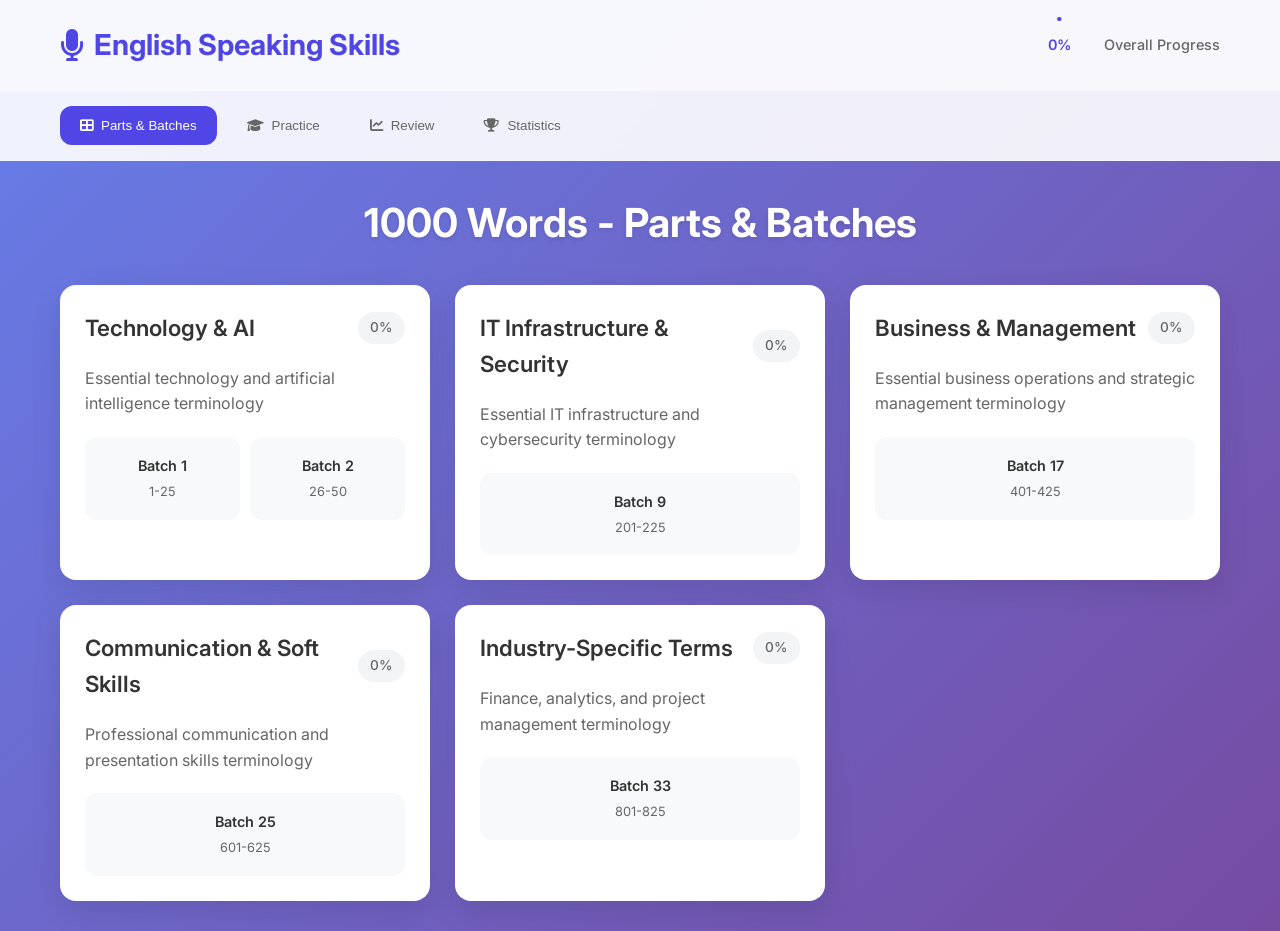
<file: index.html>
<!DOCTYPE html>
<html lang="en">
<head>
    <meta charset="UTF-8">
    <meta name="viewport" content="width=device-width, initial-scale=1.0">
    <title>English Speaking Skills - 1000 Words</title>
    <link rel="stylesheet" href="styles.css">
    <link href="https://fonts.googleapis.com/css2?family=Inter:wght@300;400;500;600;700&display=swap" rel="stylesheet">
    <link rel="stylesheet" href="https://cdnjs.cloudflare.com/ajax/libs/font-awesome/6.0.0/css/all.min.css">
</head>
<body>
    <div class="app">
        <!-- Header -->
        <header class="header">
            <div class="container">
                <h1 class="logo">
                    <i class="fas fa-microphone"></i>
                    English Speaking Skills
                </h1>
                <div class="progress-overview">
                    <div class="progress-circle">
                        <svg class="progress-ring" width="60" height="60">
                            <circle class="progress-ring-circle" stroke="#4F46E5" stroke-width="4" fill="transparent" r="26" cx="30" cy="30"/>
                        </svg>
                        <span class="progress-text">0%</span>
                    </div>
                    <span class="progress-label">Overall Progress</span>
                </div>
            </div>
        </header>

        <!-- Navigation -->
        <nav class="nav">
            <div class="container">
                <button class="nav-btn active" data-view="parts">
                    <i class="fas fa-th-large"></i>
                    Parts & Batches
                </button>
                <button class="nav-btn" data-view="practice">
                    <i class="fas fa-graduation-cap"></i>
                    Practice
                </button>
                <button class="nav-btn" data-view="review">
                    <i class="fas fa-chart-line"></i>
                    Review
                </button>
                <button class="nav-btn" data-view="stats">
                    <i class="fas fa-trophy"></i>
                    Statistics
                </button>
            </div>
        </nav>

        <!-- Main Content -->
        <main class="main">
            <div class="container">
                <!-- Parts & Batches View -->
                <div class="view" id="parts-view">
                    <h2 class="section-title">1000 Words - Parts & Batches</h2>
                    <div class="parts-grid" id="parts-grid">
                        <!-- Parts will be dynamically generated -->
                    </div>
                </div>

                <!-- Practice View -->
                <div class="view hidden" id="practice-view">
                    <h2 class="section-title">Practice Session</h2>
                    <div class="practice-container">
                        <div class="practice-card">
                            <div class="practice-header">
                                <h3 id="practice-batch-title">Select a batch to start practicing</h3>
                                <div class="practice-controls">
                                    <button class="btn btn-secondary" id="practice-settings">
                                        <i class="fas fa-cog"></i>
                                    </button>
                                </div>
                            </div>
                            <div class="word-display" id="word-display">
                                <div class="word-card">
                                    <div class="word-main">
                                        <h4 class="word-text" id="current-word">Welcome</h4>
                                        <button class="pronunciation-btn" id="pronounce-btn">
                                            <i class="fas fa-volume-up"></i>
                                        </button>
                                    </div>
                                    <div class="word-details">
                                        <div class="word-phonetic" id="word-phonetic">/ˈwelkəm/</div>
                                        <div class="word-definition" id="word-definition">
                                            A greeting or reception given to someone arriving
                                        </div>
                                        <div class="word-example" id="word-example">
                                            <strong>Example:</strong> "Welcome to our English learning app!"
                                        </div>
                                    </div>
                                </div>
                            </div>
                            <div class="practice-actions">
                                <button class="btn btn-outline" id="prev-word">
                                    <i class="fas fa-chevron-left"></i>
                                    Previous
                                </button>
                                <button class="btn btn-primary" id="practice-speaking">
                                    <i class="fas fa-microphone"></i>
                                    Practice Speaking
                                </button>
                                <button class="btn btn-outline" id="next-word">
                                    Next
                                    <i class="fas fa-chevron-right"></i>
                                </button>
                            </div>
                        </div>
                    </div>
                </div>

                <!-- Review View -->
                <div class="view hidden" id="review-view">
                    <h2 class="section-title">Review Difficult Words</h2>
                    <div class="review-container">
                        <div class="review-filters">
                            <button class="filter-btn active" data-filter="all">All</button>
                            <button class="filter-btn" data-filter="difficult">Difficult</button>
                            <button class="filter-btn" data-filter="mastered">Mastered</button>
                        </div>
                        <div class="review-grid" id="review-grid">
                            <!-- Review items will be dynamically generated -->
                        </div>
                    </div>
                </div>

                <!-- Statistics View -->
                <div class="view hidden" id="stats-view">
                    <h2 class="section-title">Your Progress Statistics</h2>
                    <div class="stats-grid">
                        <div class="stat-card">
                            <div class="stat-icon">
                                <i class="fas fa-fire"></i>
                            </div>
                            <div class="stat-content">
                                <h3 class="stat-number" id="streak-count">0</h3>
                                <p class="stat-label">Day Streak</p>
                            </div>
                        </div>
                        <div class="stat-card">
                            <div class="stat-icon">
                                <i class="fas fa-check-circle"></i>
                            </div>
                            <div class="stat-content">
                                <h3 class="stat-number" id="mastered-count">0</h3>
                                <p class="stat-label">Words Mastered</p>
                            </div>
                        </div>
                        <div class="stat-card">
                            <div class="stat-icon">
                                <i class="fas fa-clock"></i>
                            </div>
                            <div class="stat-content">
                                <h3 class="stat-number" id="practice-time">0</h3>
                                <p class="stat-label">Minutes Practiced</p>
                            </div>
                        </div>
                        <div class="stat-card">
                            <div class="stat-icon">
                                <i class="fas fa-star"></i>
                            </div>
                            <div class="stat-content">
                                <h3 class="stat-number" id="accuracy-rate">0%</h3>
                                <p class="stat-label">Accuracy Rate</p>
                            </div>
                        </div>
                    </div>
                </div>
            </div>
        </main>

        <!-- Speech Recognition Modal -->
        <div class="modal hidden" id="speech-modal">
            <div class="modal-content">
                <div class="modal-header">
                    <h3>Practice Speaking</h3>
                    <button class="modal-close" id="close-modal">
                        <i class="fas fa-times"></i>
                    </button>
                </div>
                <div class="modal-body">
                    <div class="speech-display">
                        <div class="word-to-pronounce" id="word-to-pronounce">Hello</div>
                        <div class="speech-status" id="speech-status">Click the microphone to start</div>
                    </div>
                    <div class="speech-controls">
                        <button class="btn btn-primary speech-btn" id="start-recording">
                            <i class="fas fa-microphone"></i>
                            Start Recording
                        </button>
                        <button class="btn btn-secondary" id="play-target">
                            <i class="fas fa-play"></i>
                            Play Target
                        </button>
                    </div>
                    <div class="speech-feedback" id="speech-feedback"></div>
                </div>
            </div>
        </div>
    </div>

    <script src="data.js"></script>
    <script src="script.js"></script>
</body>
</html>
</file>
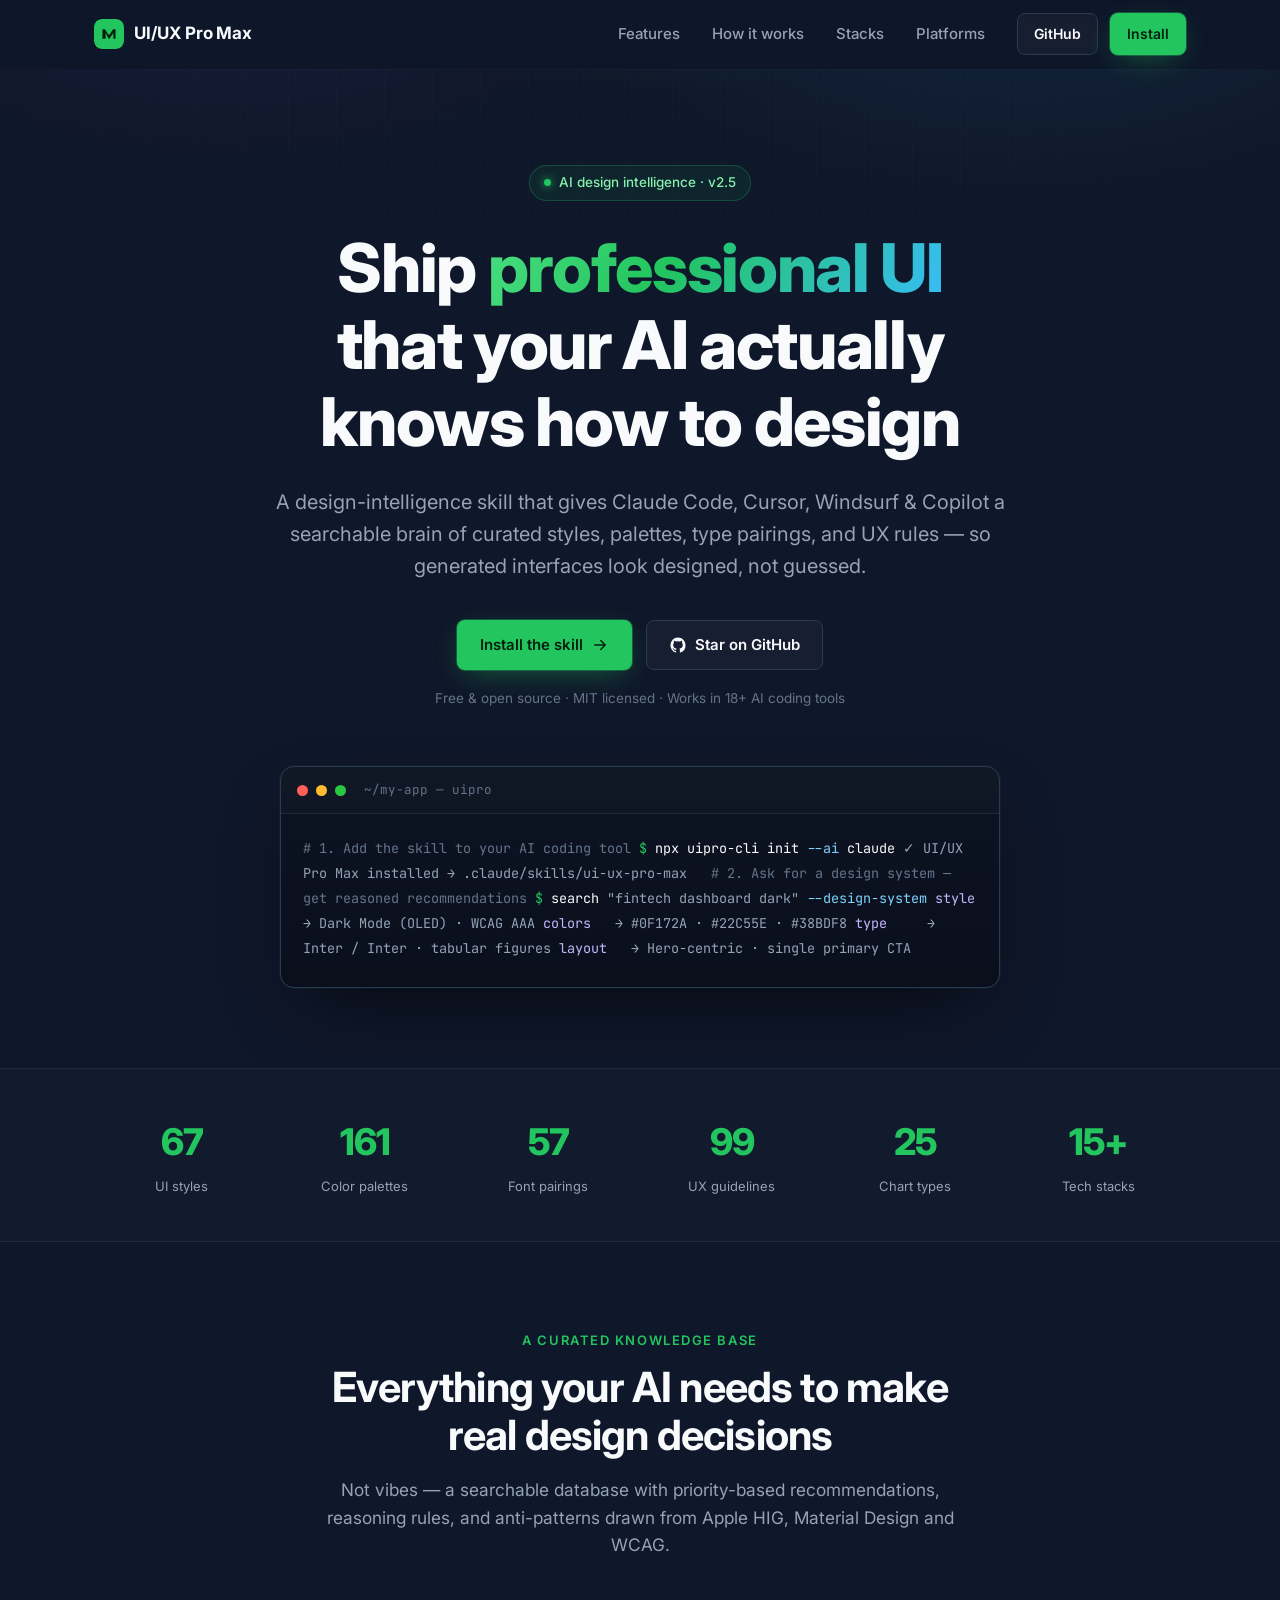
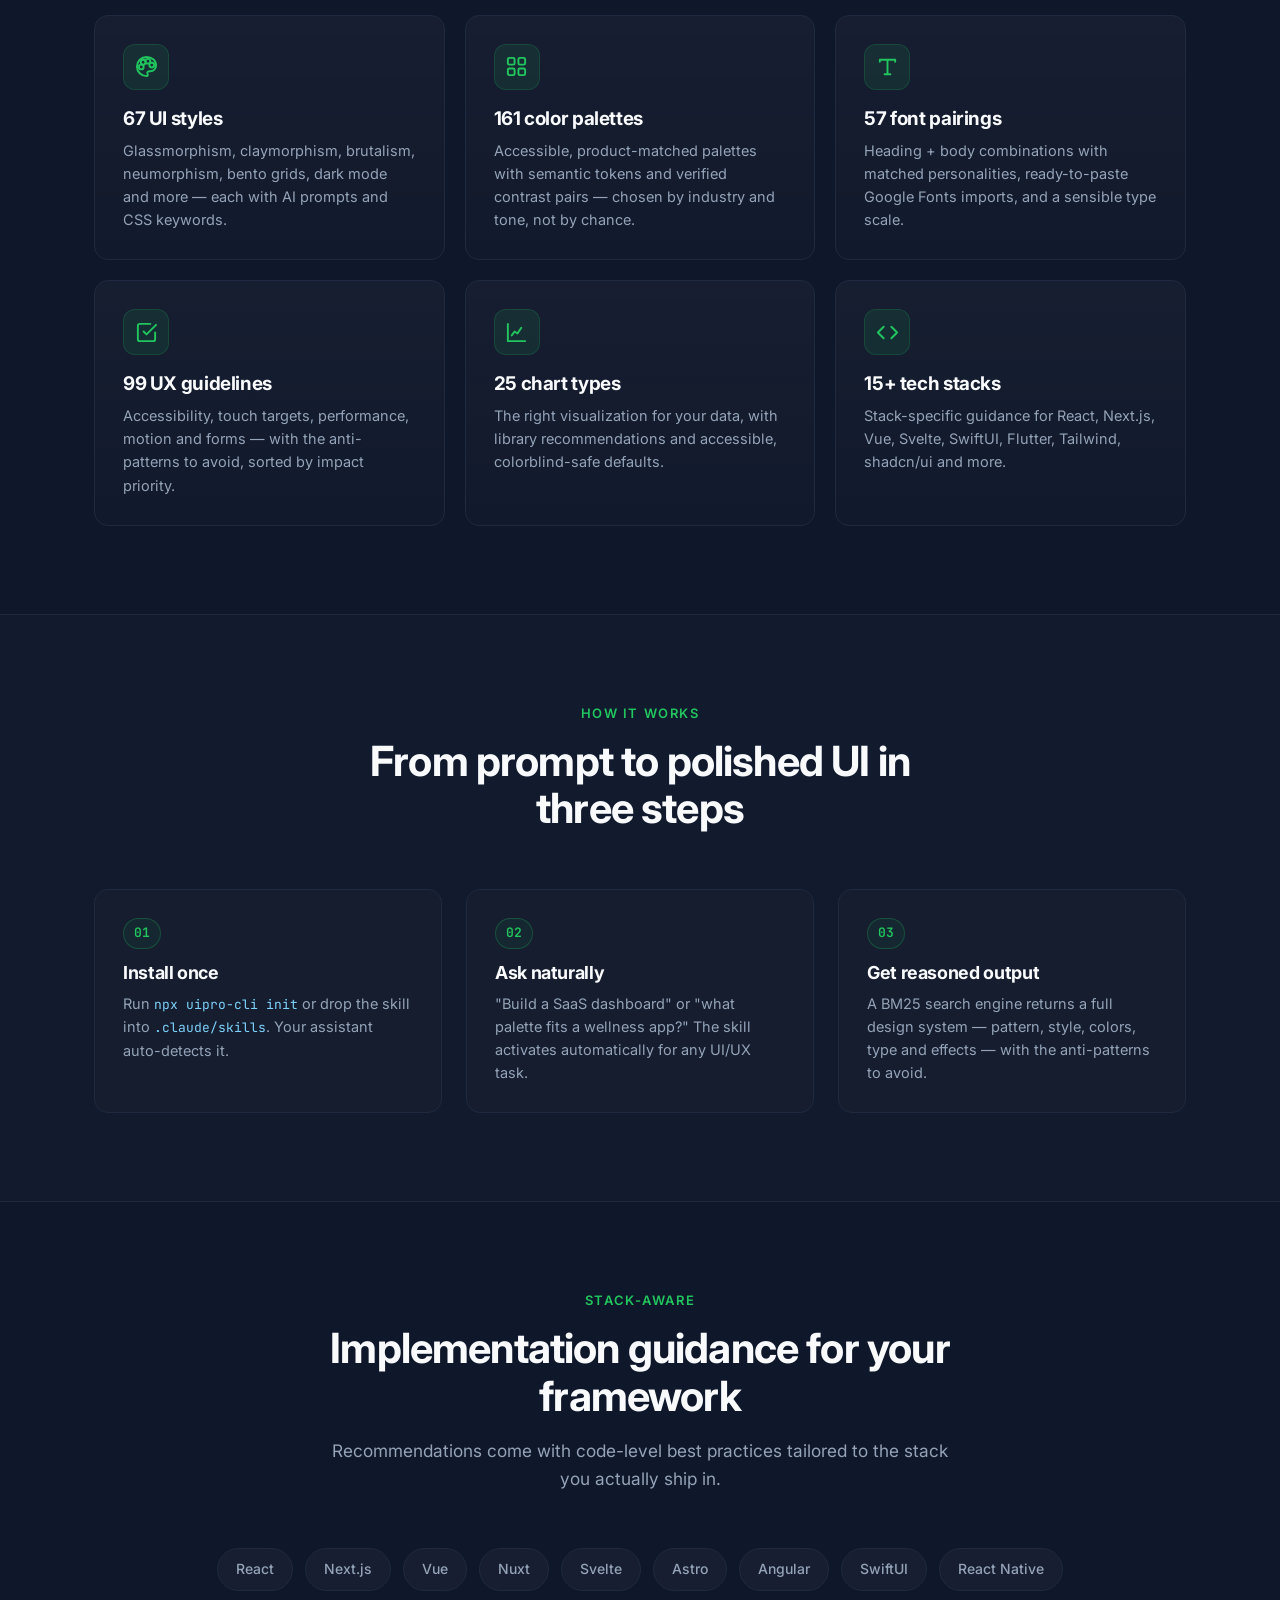
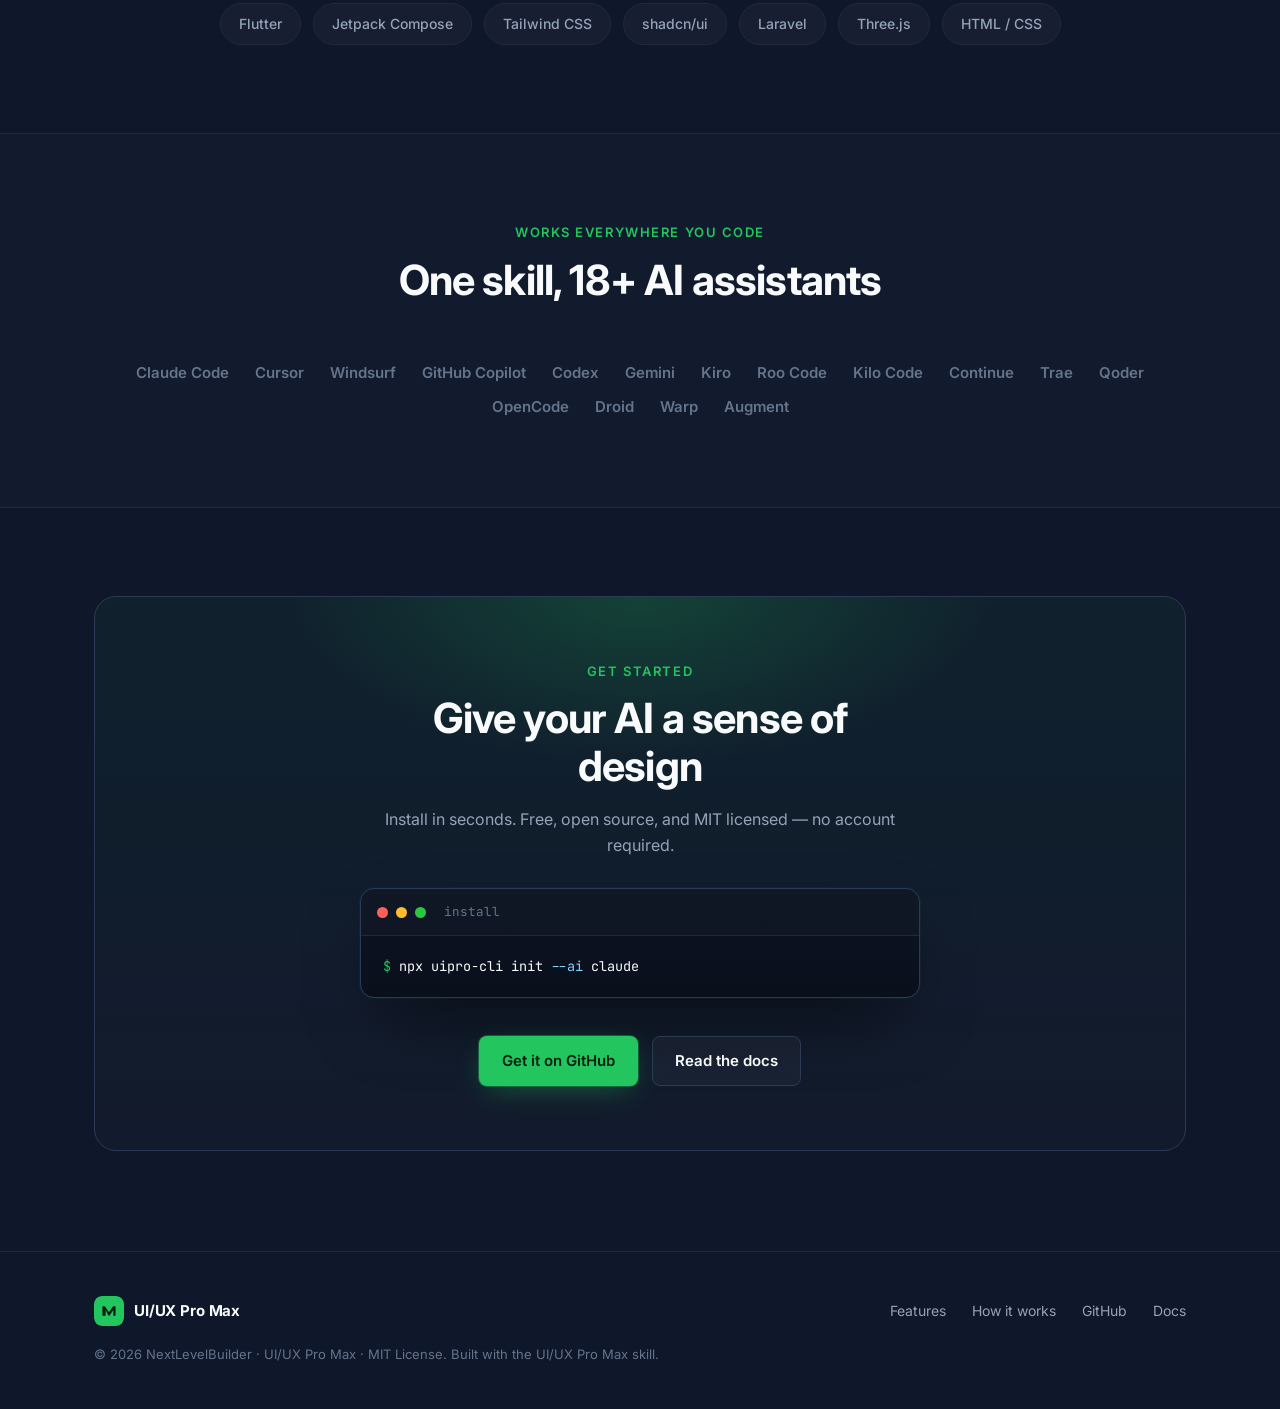
<file: site/index.html>
<!DOCTYPE html>
<html lang="en" data-theme="dark">
<head>
  <meta charset="UTF-8" />
  <meta name="viewport" content="width=device-width, initial-scale=1" />
  <title>UI/UX Pro Max — AI Design Intelligence for Developers</title>
  <meta name="description" content="AI-powered design intelligence with 67 UI styles, 161 color palettes, 57 font pairings, 99 UX guidelines, and 25 chart types across 15+ tech stacks. A skill for Claude Code, Cursor, Windsurf, Copilot and more." />
  <meta name="color-scheme" content="dark" />

  <!-- Open Graph -->
  <meta property="og:title" content="UI/UX Pro Max — AI Design Intelligence" />
  <meta property="og:description" content="67 UI styles · 161 color palettes · 57 font pairings · 99 UX guidelines · 25 chart types · 15+ tech stacks." />
  <meta property="og:type" content="website" />
  <meta property="og:url" content="https://uupm.cc" />

  <link rel="icon" href="data:image/svg+xml,%3Csvg xmlns='http://www.w3.org/2000/svg' viewBox='0 0 32 32'%3E%3Crect width='32' height='32' rx='8' fill='%230F172A'/%3E%3Cpath d='M9 21V11h2.6l4.4 6.4L20.4 11H23v10h-2.4v-6.2L16.4 21h-.8l-3.2-6.2V21z' fill='%2322C55E'/%3E%3C/svg%3E" />

  <link rel="preconnect" href="https://fonts.googleapis.com" />
  <link rel="preconnect" href="https://fonts.gstatic.com" crossorigin />
  <link href="https://fonts.googleapis.com/css2?family=Inter:wght@300;400;500;600;700;800&family=JetBrains+Mono:wght@400;500&display=swap" rel="stylesheet" />

  <style>
    /* ---------- Design tokens (UI/UX Pro Max — Dark Mode OLED) ---------- */
    :root {
      --color-primary: #1E293B;
      --color-secondary: #334155;
      --color-accent: #22C55E;
      --color-accent-hover: #16A34A;
      --color-bg: #0F172A;
      --color-bg-elev: #131c31;
      --color-fg: #F8FAFC;
      --color-muted: #94A3B8;
      --color-muted-2: #64748B;
      --color-border: #1f2a40;
      --color-border-strong: #2c3a55;

      --radius-sm: 8px;
      --radius: 14px;
      --radius-lg: 22px;

      --maxw: 1140px;
      --ease: cubic-bezier(.4, 0, .2, 1);
      --shadow: 0 1px 0 rgba(255,255,255,.04) inset, 0 10px 30px -12px rgba(0,0,0,.6);
      --glow: 0 0 0 1px rgba(34,197,94,.35), 0 8px 30px -8px rgba(34,197,94,.45);
    }

    /* ---------- Reset & base ---------- */
    *, *::before, *::after { box-sizing: border-box; }
    html { scroll-behavior: smooth; -webkit-text-size-adjust: 100%; }
    body {
      margin: 0;
      font-family: 'Inter', system-ui, -apple-system, sans-serif;
      background: var(--color-bg);
      color: var(--color-fg);
      line-height: 1.6;
      font-size: 16px;
      -webkit-font-smoothing: antialiased;
      overflow-x: hidden;
    }
    h1, h2, h3 { line-height: 1.15; letter-spacing: -0.02em; margin: 0; font-weight: 700; }
    p { margin: 0; }
    a { color: inherit; text-decoration: none; }
    img, svg { display: block; max-width: 100%; }
    ::selection { background: rgba(34,197,94,.3); color: #fff; }

    :focus-visible { outline: 2px solid var(--color-accent); outline-offset: 3px; border-radius: 4px; }

    .container { width: 100%; max-width: var(--maxw); margin-inline: auto; padding-inline: 24px; }

    /* ---------- Buttons ---------- */
    .btn {
      display: inline-flex; align-items: center; gap: 8px;
      font-weight: 600; font-size: 15px;
      padding: 12px 22px; border-radius: var(--radius-sm);
      cursor: pointer; border: 1px solid transparent;
      transition: background .2s var(--ease), transform .15s var(--ease), border-color .2s var(--ease), box-shadow .2s var(--ease);
      white-space: nowrap;
    }
    .btn-primary { background: var(--color-accent); color: #04210f; box-shadow: var(--glow); }
    .btn-primary:hover { background: var(--color-accent-hover); transform: translateY(-2px); }
    .btn-ghost { background: rgba(255,255,255,.03); color: var(--color-fg); border-color: var(--color-border-strong); }
    .btn-ghost:hover { background: rgba(255,255,255,.07); transform: translateY(-2px); border-color: var(--color-muted-2); }
    .btn-sm { padding: 9px 16px; font-size: 14px; }

    /* ---------- Header ---------- */
    header {
      position: sticky; top: 0; z-index: 100;
      backdrop-filter: blur(12px);
      background: rgba(15,23,42,.72);
      border-bottom: 1px solid transparent;
      transition: border-color .3s var(--ease), background .3s var(--ease);
    }
    header.scrolled { border-bottom-color: var(--color-border); }
    .nav { display: flex; align-items: center; justify-content: space-between; height: 68px; }
    .brand { display: flex; align-items: center; gap: 10px; font-weight: 700; font-size: 17px; letter-spacing: -0.01em; }
    .brand .logo { width: 30px; height: 30px; border-radius: 8px; }
    .nav-links { display: flex; align-items: center; gap: 32px; }
    .nav-links a.link { color: var(--color-muted); font-size: 15px; font-weight: 500; transition: color .2s var(--ease); }
    .nav-links a.link:hover { color: var(--color-fg); }
    .nav-cta { display: flex; align-items: center; gap: 12px; }
    .menu-toggle { display: none; background: none; border: 0; color: var(--color-fg); cursor: pointer; padding: 8px; }

    /* ---------- Hero ---------- */
    .hero { position: relative; padding: 96px 0 80px; text-align: center; overflow: hidden; }
    .hero-glow {
      position: absolute; inset: -20% 0 auto 0; height: 700px; z-index: 0; pointer-events: none;
      background:
        radial-gradient(540px 320px at 50% 0%, rgba(34,197,94,.18), transparent 70%),
        radial-gradient(700px 380px at 80% 10%, rgba(56,189,248,.10), transparent 70%),
        radial-gradient(620px 340px at 18% 8%, rgba(139,92,246,.10), transparent 70%);
    }
    .hero-grid {
      position: absolute; inset: 0; z-index: 0; pointer-events: none; opacity: .4;
      background-image:
        linear-gradient(to right, rgba(148,163,184,.06) 1px, transparent 1px),
        linear-gradient(to bottom, rgba(148,163,184,.06) 1px, transparent 1px);
      background-size: 48px 48px;
      mask-image: radial-gradient(ellipse 70% 55% at 50% 0%, #000 40%, transparent 80%);
    }
    .hero .container { position: relative; z-index: 1; }
    .badge {
      display: inline-flex; align-items: center; gap: 8px;
      padding: 6px 14px; border-radius: 999px;
      background: rgba(34,197,94,.08); border: 1px solid rgba(34,197,94,.25);
      color: #86efac; font-size: 13.5px; font-weight: 500; margin-bottom: 28px;
    }
    .badge .dot { width: 7px; height: 7px; border-radius: 50%; background: var(--color-accent); box-shadow: 0 0 8px var(--color-accent); }
    .hero h1 { font-size: clamp(2.4rem, 6vw, 4.2rem); font-weight: 800; max-width: 16ch; margin-inline: auto; }
    .hero h1 .grad {
      background: linear-gradient(120deg, #4ade80, #22c55e 40%, #38bdf8);
      -webkit-background-clip: text; background-clip: text; color: transparent;
    }
    .hero .sub { margin: 26px auto 0; max-width: 60ch; font-size: clamp(1.05rem, 2.2vw, 1.25rem); color: var(--color-muted); }
    .hero-cta { display: flex; gap: 14px; justify-content: center; flex-wrap: wrap; margin-top: 38px; }
    .hero-note { margin-top: 18px; font-size: 13.5px; color: var(--color-muted-2); }

    /* ---------- Terminal ---------- */
    .terminal {
      margin: 56px auto 0; max-width: 720px; text-align: left;
      background: linear-gradient(180deg, #0c1322, #0a0f1c);
      border: 1px solid var(--color-border-strong);
      border-radius: var(--radius); overflow: hidden;
      box-shadow: 0 30px 80px -30px rgba(0,0,0,.8), 0 0 0 1px rgba(34,197,94,.06);
    }
    .terminal-bar { display: flex; align-items: center; gap: 8px; padding: 13px 16px; border-bottom: 1px solid var(--color-border); background: rgba(255,255,255,.015); }
    .terminal-bar .tdot { width: 11px; height: 11px; border-radius: 50%; }
    .tdot.r { background: #ff5f57; } .tdot.y { background: #febc2e; } .tdot.g { background: #28c840; }
    .terminal-bar .tname { margin-left: 10px; font-size: 12.5px; color: var(--color-muted-2); font-family: 'JetBrains Mono', monospace; }
    .terminal-body { padding: 22px 22px 26px; font-family: 'JetBrains Mono', monospace; font-size: 13.5px; line-height: 1.85; }
    .terminal-body .ln { white-space: pre-wrap; word-break: break-word; }
    .t-prompt { color: var(--color-accent); }
    .t-cmd { color: var(--color-fg); }
    .t-flag { color: #7dd3fc; }
    .t-comment { color: var(--color-muted-2); }
    .t-out { color: var(--color-muted); }
    .t-key { color: #c4b5fd; }

    /* ---------- Section primitives ---------- */
    section { position: relative; }
    .section-pad { padding: 88px 0; }
    .section-head { text-align: center; max-width: 64ch; margin: 0 auto 56px; }
    .eyebrow { color: var(--color-accent); font-weight: 600; font-size: 13px; text-transform: uppercase; letter-spacing: .12em; margin-bottom: 14px; }
    .section-head h2 { font-size: clamp(1.8rem, 4vw, 2.6rem); }
    .section-head p { margin-top: 16px; color: var(--color-muted); font-size: 1.08rem; }

    /* ---------- Stats strip ---------- */
    .stats { border-block: 1px solid var(--color-border); background: rgba(255,255,255,.012); }
    .stats-grid { display: grid; grid-template-columns: repeat(6, 1fr); gap: 8px; padding: 36px 0; }
    .stat { text-align: center; padding: 8px; }
    .stat .num { font-size: clamp(1.6rem, 3vw, 2.3rem); font-weight: 800; letter-spacing: -0.03em; color: var(--color-fg); }
    .stat .num span { color: var(--color-accent); }
    .stat .label { margin-top: 4px; font-size: 13px; color: var(--color-muted); }

    /* ---------- Feature cards ---------- */
    .cards { display: grid; grid-template-columns: repeat(3, 1fr); gap: 20px; }
    .card {
      background: linear-gradient(180deg, rgba(255,255,255,.03), rgba(255,255,255,.008));
      border: 1px solid var(--color-border); border-radius: var(--radius);
      padding: 28px; transition: transform .25s var(--ease), border-color .25s var(--ease), box-shadow .25s var(--ease);
    }
    .card:hover { transform: translateY(-4px); border-color: var(--color-border-strong); box-shadow: var(--shadow); }
    .card .icon {
      width: 46px; height: 46px; border-radius: 12px; display: grid; place-items: center;
      background: rgba(34,197,94,.1); color: var(--color-accent); margin-bottom: 18px;
      border: 1px solid rgba(34,197,94,.18);
    }
    .card .icon svg { width: 23px; height: 23px; }
    .card h3 { font-size: 1.18rem; }
    .card p { margin-top: 9px; color: var(--color-muted); font-size: 14.5px; }

    /* ---------- How it works ---------- */
    .steps { display: grid; grid-template-columns: repeat(3, 1fr); gap: 24px; counter-reset: step; }
    .step { position: relative; padding: 28px; border: 1px solid var(--color-border); border-radius: var(--radius); background: rgba(255,255,255,.012); }
    .step::before {
      counter-increment: step; content: counter(step, decimal-leading-zero);
      font-family: 'JetBrains Mono', monospace; font-size: 13px; font-weight: 600;
      color: var(--color-accent); display: inline-block; margin-bottom: 14px;
      padding: 4px 10px; border: 1px solid rgba(34,197,94,.25); border-radius: 999px; background: rgba(34,197,94,.07);
    }
    .step h3 { font-size: 1.12rem; }
    .step p { margin-top: 8px; color: var(--color-muted); font-size: 14.5px; }

    /* ---------- Stacks ---------- */
    .stacks { display: flex; flex-wrap: wrap; gap: 12px; justify-content: center; max-width: 880px; margin-inline: auto; }
    .chip {
      padding: 9px 18px; border-radius: 999px; font-size: 14px; font-weight: 500;
      background: rgba(255,255,255,.03); border: 1px solid var(--color-border);
      color: var(--color-muted); transition: color .2s var(--ease), border-color .2s var(--ease), background .2s var(--ease);
    }
    .chip:hover { color: var(--color-fg); border-color: var(--color-accent); background: rgba(34,197,94,.06); }

    /* ---------- Platforms ---------- */
    .platforms { display: flex; flex-wrap: wrap; gap: 10px 26px; justify-content: center; color: var(--color-muted-2); font-weight: 600; font-size: 15px; }
    .platforms span { transition: color .2s var(--ease); }
    .platforms span:hover { color: var(--color-fg); }

    /* ---------- CTA ---------- */
    .cta-wrap {
      position: relative; text-align: center; border: 1px solid var(--color-border-strong);
      border-radius: var(--radius-lg); padding: 64px 28px; overflow: hidden;
      background: linear-gradient(180deg, rgba(34,197,94,.06), rgba(255,255,255,.01));
    }
    .cta-wrap::before {
      content: ""; position: absolute; inset: 0; z-index: 0; pointer-events: none;
      background: radial-gradient(500px 240px at 50% 0%, rgba(34,197,94,.2), transparent 70%);
    }
    .cta-wrap > * { position: relative; z-index: 1; }
    .cta-wrap h2 { font-size: clamp(1.8rem, 4vw, 2.6rem); max-width: 20ch; margin-inline: auto; }
    .cta-wrap p { margin: 16px auto 0; color: var(--color-muted); max-width: 52ch; }

    /* ---------- Footer ---------- */
    footer { border-top: 1px solid var(--color-border); padding: 44px 0; margin-top: 12px; }
    .foot { display: flex; align-items: center; justify-content: space-between; flex-wrap: wrap; gap: 18px; }
    .foot .brand { font-size: 15px; }
    .foot-links { display: flex; gap: 26px; flex-wrap: wrap; }
    .foot-links a { color: var(--color-muted); font-size: 14px; transition: color .2s var(--ease); }
    .foot-links a:hover { color: var(--color-fg); }
    .foot .copy { color: var(--color-muted-2); font-size: 13px; width: 100%; }

    /* ---------- Reveal animation ---------- */
    .reveal { opacity: 0; transform: translateY(18px); transition: opacity .6s var(--ease), transform .6s var(--ease); }
    .reveal.in { opacity: 1; transform: none; }

    /* ---------- Responsive ---------- */
    @media (max-width: 940px) {
      .cards, .steps { grid-template-columns: repeat(2, 1fr); }
      .stats-grid { grid-template-columns: repeat(3, 1fr); gap: 24px 8px; }
    }
    @media (max-width: 720px) {
      .nav-links { display: none; }
      .menu-toggle { display: inline-flex; }
      .nav-links.open {
        display: flex; flex-direction: column; align-items: flex-start; gap: 18px;
        position: absolute; top: 68px; left: 0; right: 0; padding: 22px 24px 26px;
        background: rgba(15,23,42,.98); border-bottom: 1px solid var(--color-border);
      }
      .nav-links.open .nav-cta { width: 100%; }
      .nav-links.open .nav-cta .btn { width: 100%; justify-content: center; }
      .section-pad { padding: 64px 0; }
    }
    @media (max-width: 540px) {
      .cards, .steps { grid-template-columns: 1fr; }
      .hero { padding: 64px 0 56px; }
      .hero-cta .btn { width: 100%; justify-content: center; }
    }

    @media (prefers-reduced-motion: reduce) {
      * { animation: none !important; transition: none !important; scroll-behavior: auto !important; }
      .reveal { opacity: 1; transform: none; }
    }
  </style>
</head>
<body>
  <!-- ============ HEADER ============ -->
  <header id="header">
    <div class="container nav">
      <a class="brand" href="#top" aria-label="UI/UX Pro Max home">
        <svg class="logo" viewBox="0 0 32 32" aria-hidden="true"><rect width="32" height="32" rx="8" fill="#22C55E"/><path d="M9 21V11h2.6l4.4 6.4L20.4 11H23v10h-2.4v-6.2L16.4 21h-.8l-3.2-6.2V21z" fill="#04210f"/></svg>
        UI/UX Pro Max
      </a>
      <nav class="nav-links" id="navLinks" aria-label="Primary">
        <a class="link" href="#features">Features</a>
        <a class="link" href="#how">How it works</a>
        <a class="link" href="#stacks">Stacks</a>
        <a class="link" href="#platforms">Platforms</a>
        <div class="nav-cta">
          <a class="btn btn-ghost btn-sm" href="https://github.com/nextlevelbuilder/ui-ux-pro-max-skill" target="_blank" rel="noopener">GitHub</a>
          <a class="btn btn-primary btn-sm" href="#get-started">Install</a>
        </div>
      </nav>
      <button class="menu-toggle" id="menuToggle" aria-label="Toggle menu" aria-expanded="false" aria-controls="navLinks">
        <svg width="24" height="24" viewBox="0 0 24 24" fill="none" stroke="currentColor" stroke-width="2" stroke-linecap="round" aria-hidden="true"><line x1="3" y1="6" x2="21" y2="6"/><line x1="3" y1="12" x2="21" y2="12"/><line x1="3" y1="18" x2="21" y2="18"/></svg>
      </button>
    </div>
  </header>

  <main id="top">
    <!-- ============ HERO ============ -->
    <section class="hero">
      <div class="hero-glow" aria-hidden="true"></div>
      <div class="hero-grid" aria-hidden="true"></div>
      <div class="container">
        <span class="badge"><span class="dot"></span> AI design intelligence · v2.5</span>
        <h1>Ship <span class="grad">professional UI</span> that your AI actually knows how to design</h1>
        <p class="sub">A design-intelligence skill that gives Claude Code, Cursor, Windsurf &amp; Copilot a searchable brain of curated styles, palettes, type pairings, and UX rules — so generated interfaces look designed, not guessed.</p>
        <div class="hero-cta">
          <a class="btn btn-primary" href="#get-started">
            Install the skill
            <svg width="18" height="18" viewBox="0 0 24 24" fill="none" stroke="currentColor" stroke-width="2" stroke-linecap="round" stroke-linejoin="round" aria-hidden="true"><path d="M5 12h14M13 6l6 6-6 6"/></svg>
          </a>
          <a class="btn btn-ghost" href="https://github.com/nextlevelbuilder/ui-ux-pro-max-skill" target="_blank" rel="noopener">
            <svg width="18" height="18" viewBox="0 0 24 24" fill="currentColor" aria-hidden="true"><path d="M12 2C6.48 2 2 6.58 2 12.25c0 4.53 2.87 8.37 6.84 9.73.5.1.68-.22.68-.49 0-.24-.01-.88-.01-1.73-2.78.62-3.37-1.37-3.37-1.37-.45-1.18-1.11-1.5-1.11-1.5-.91-.64.07-.62.07-.62 1 .07 1.53 1.06 1.53 1.06.9 1.57 2.34 1.12 2.91.86.09-.66.35-1.12.63-1.38-2.22-.26-4.56-1.14-4.56-5.07 0-1.12.39-2.03 1.03-2.75-.1-.26-.45-1.3.1-2.71 0 0 .84-.27 2.75 1.05a9.36 9.36 0 0 1 5 0c1.91-1.32 2.75-1.05 2.75-1.05.55 1.41.2 2.45.1 2.71.64.72 1.03 1.63 1.03 2.75 0 3.94-2.34 4.81-4.57 5.06.36.32.68.94.68 1.9 0 1.37-.01 2.48-.01 2.82 0 .27.18.6.69.49A10.02 10.02 0 0 0 22 12.25C22 6.58 17.52 2 12 2z"/></svg>
            Star on GitHub
          </a>
        </div>
        <p class="hero-note">Free &amp; open source · MIT licensed · Works in 18+ AI coding tools</p>

        <!-- Terminal -->
        <div class="terminal reveal" role="img" aria-label="Terminal showing the install and search commands">
          <div class="terminal-bar">
            <span class="tdot r"></span><span class="tdot y"></span><span class="tdot g"></span>
            <span class="tname">~/my-app — uipro</span>
          </div>
          <div class="terminal-body">
<span class="ln"><span class="t-comment"># 1. Add the skill to your AI coding tool</span></span>
<span class="ln"><span class="t-prompt">$</span> <span class="t-cmd">npx uipro-cli init</span> <span class="t-flag">--ai</span> <span class="t-cmd">claude</span></span>
<span class="ln"><span class="t-out">✓ UI/UX Pro Max installed → .claude/skills/ui-ux-pro-max</span></span>
<span class="ln">&nbsp;</span>
<span class="ln"><span class="t-comment"># 2. Ask for a design system — get reasoned recommendations</span></span>
<span class="ln"><span class="t-prompt">$</span> <span class="t-cmd">search</span> <span class="t-out">"fintech dashboard dark"</span> <span class="t-flag">--design-system</span></span>
<span class="ln"><span class="t-key">style</span><span class="t-out">    → Dark Mode (OLED) · WCAG AAA</span></span>
<span class="ln"><span class="t-key">colors</span><span class="t-out">   → #0F172A · #22C55E · #38BDF8</span></span>
<span class="ln"><span class="t-key">type</span><span class="t-out">     → Inter / Inter · tabular figures</span></span>
<span class="ln"><span class="t-key">layout</span><span class="t-out">   → Hero-centric · single primary CTA</span></span>
          </div>
        </div>
      </div>
    </section>

    <!-- ============ STATS ============ -->
    <section class="stats" aria-label="What's inside">
      <div class="container">
        <div class="stats-grid">
          <div class="stat reveal"><div class="num"><span>67</span></div><div class="label">UI styles</div></div>
          <div class="stat reveal"><div class="num"><span>161</span></div><div class="label">Color palettes</div></div>
          <div class="stat reveal"><div class="num"><span>57</span></div><div class="label">Font pairings</div></div>
          <div class="stat reveal"><div class="num"><span>99</span></div><div class="label">UX guidelines</div></div>
          <div class="stat reveal"><div class="num"><span>25</span></div><div class="label">Chart types</div></div>
          <div class="stat reveal"><div class="num"><span>15+</span></div><div class="label">Tech stacks</div></div>
        </div>
      </div>
    </section>

    <!-- ============ FEATURES ============ -->
    <section class="section-pad" id="features">
      <div class="container">
        <div class="section-head reveal">
          <div class="eyebrow">A curated knowledge base</div>
          <h2>Everything your AI needs to make real design decisions</h2>
          <p>Not vibes — a searchable database with priority-based recommendations, reasoning rules, and anti-patterns drawn from Apple HIG, Material Design and WCAG.</p>
        </div>
        <div class="cards">
          <article class="card reveal">
            <div class="icon"><svg viewBox="0 0 24 24" fill="none" stroke="currentColor" stroke-width="2" stroke-linecap="round" stroke-linejoin="round"><circle cx="13.5" cy="6.5" r="2.5"/><circle cx="17.5" cy="10.5" r="2.5"/><circle cx="8.5" cy="7.5" r="2.5"/><circle cx="6.5" cy="12.5" r="2.5"/><path d="M12 2a10 10 0 0 0 0 20c1.7 0 1.5-1.5 1-2.5-.7-1.4.5-2.5 2-2.5h1a6 6 0 0 0 6-6c0-5.5-4.5-9-10-9z"/></svg></div>
            <h3>67 UI styles</h3>
            <p>Glassmorphism, claymorphism, brutalism, neumorphism, bento grids, dark mode and more — each with AI prompts and CSS keywords.</p>
          </article>
          <article class="card reveal">
            <div class="icon"><svg viewBox="0 0 24 24" fill="none" stroke="currentColor" stroke-width="2" stroke-linecap="round" stroke-linejoin="round"><rect x="3" y="3" width="7" height="7" rx="1.5"/><rect x="14" y="3" width="7" height="7" rx="1.5"/><rect x="14" y="14" width="7" height="7" rx="1.5"/><rect x="3" y="14" width="7" height="7" rx="1.5"/></svg></div>
            <h3>161 color palettes</h3>
            <p>Accessible, product-matched palettes with semantic tokens and verified contrast pairs — chosen by industry and tone, not by chance.</p>
          </article>
          <article class="card reveal">
            <div class="icon"><svg viewBox="0 0 24 24" fill="none" stroke="currentColor" stroke-width="2" stroke-linecap="round" stroke-linejoin="round"><path d="M4 7V5h16v2M9 20h6M12 5v15"/></svg></div>
            <h3>57 font pairings</h3>
            <p>Heading + body combinations with matched personalities, ready-to-paste Google Fonts imports, and a sensible type scale.</p>
          </article>
          <article class="card reveal">
            <div class="icon"><svg viewBox="0 0 24 24" fill="none" stroke="currentColor" stroke-width="2" stroke-linecap="round" stroke-linejoin="round"><path d="M9 11l3 3L22 4"/><path d="M21 12v7a2 2 0 0 1-2 2H5a2 2 0 0 1-2-2V5a2 2 0 0 1 2-2h11"/></svg></div>
            <h3>99 UX guidelines</h3>
            <p>Accessibility, touch targets, performance, motion and forms — with the anti-patterns to avoid, sorted by impact priority.</p>
          </article>
          <article class="card reveal">
            <div class="icon"><svg viewBox="0 0 24 24" fill="none" stroke="currentColor" stroke-width="2" stroke-linecap="round" stroke-linejoin="round"><path d="M3 3v18h18"/><path d="M7 15l3-4 3 2 4-6"/></svg></div>
            <h3>25 chart types</h3>
            <p>The right visualization for your data, with library recommendations and accessible, colorblind-safe defaults.</p>
          </article>
          <article class="card reveal">
            <div class="icon"><svg viewBox="0 0 24 24" fill="none" stroke="currentColor" stroke-width="2" stroke-linecap="round" stroke-linejoin="round"><polyline points="8 6 2 12 8 18"/><polyline points="16 6 22 12 16 18"/></svg></div>
            <h3>15+ tech stacks</h3>
            <p>Stack-specific guidance for React, Next.js, Vue, Svelte, SwiftUI, Flutter, Tailwind, shadcn/ui and more.</p>
          </article>
        </div>
      </div>
    </section>

    <!-- ============ HOW IT WORKS ============ -->
    <section class="section-pad" id="how" style="background:rgba(255,255,255,.01); border-block:1px solid var(--color-border);">
      <div class="container">
        <div class="section-head reveal">
          <div class="eyebrow">How it works</div>
          <h2>From prompt to polished UI in three steps</h2>
        </div>
        <div class="steps">
          <div class="step reveal">
            <h3>Install once</h3>
            <p>Run <code style="color:#7dd3fc;font-family:'JetBrains Mono',monospace;font-size:13px">npx uipro-cli init</code> or drop the skill into <code style="color:#7dd3fc;font-family:'JetBrains Mono',monospace;font-size:13px">.claude/skills</code>. Your assistant auto-detects it.</p>
          </div>
          <div class="step reveal">
            <h3>Ask naturally</h3>
            <p>"Build a SaaS dashboard" or "what palette fits a wellness app?" The skill activates automatically for any UI/UX task.</p>
          </div>
          <div class="step reveal">
            <h3>Get reasoned output</h3>
            <p>A BM25 search engine returns a full design system — pattern, style, colors, type and effects — with the anti-patterns to avoid.</p>
          </div>
        </div>
      </div>
    </section>

    <!-- ============ STACKS ============ -->
    <section class="section-pad" id="stacks">
      <div class="container">
        <div class="section-head reveal">
          <div class="eyebrow">Stack-aware</div>
          <h2>Implementation guidance for your framework</h2>
          <p>Recommendations come with code-level best practices tailored to the stack you actually ship in.</p>
        </div>
        <div class="stacks reveal">
          <span class="chip">React</span><span class="chip">Next.js</span><span class="chip">Vue</span>
          <span class="chip">Nuxt</span><span class="chip">Svelte</span><span class="chip">Astro</span>
          <span class="chip">Angular</span><span class="chip">SwiftUI</span><span class="chip">React Native</span>
          <span class="chip">Flutter</span><span class="chip">Jetpack Compose</span><span class="chip">Tailwind CSS</span>
          <span class="chip">shadcn/ui</span><span class="chip">Laravel</span><span class="chip">Three.js</span>
          <span class="chip">HTML / CSS</span>
        </div>
      </div>
    </section>

    <!-- ============ PLATFORMS ============ -->
    <section class="section-pad" id="platforms" style="background:rgba(255,255,255,.01); border-block:1px solid var(--color-border);">
      <div class="container">
        <div class="section-head reveal">
          <div class="eyebrow">Works everywhere you code</div>
          <h2>One skill, 18+ AI assistants</h2>
        </div>
        <div class="platforms reveal">
          <span>Claude Code</span><span>Cursor</span><span>Windsurf</span><span>GitHub Copilot</span>
          <span>Codex</span><span>Gemini</span><span>Kiro</span><span>Roo Code</span>
          <span>Kilo Code</span><span>Continue</span><span>Trae</span><span>Qoder</span>
          <span>OpenCode</span><span>Droid</span><span>Warp</span><span>Augment</span>
        </div>
      </div>
    </section>

    <!-- ============ CTA ============ -->
    <section class="section-pad" id="get-started">
      <div class="container">
        <div class="cta-wrap reveal">
          <div class="eyebrow">Get started</div>
          <h2>Give your AI a sense of design</h2>
          <p>Install in seconds. Free, open source, and MIT licensed — no account required.</p>
          <div class="terminal" style="margin:30px auto 26px; max-width:560px;">
            <div class="terminal-bar">
              <span class="tdot r"></span><span class="tdot y"></span><span class="tdot g"></span>
              <span class="tname">install</span>
            </div>
            <div class="terminal-body" style="padding:18px 22px;">
<span class="ln"><span class="t-prompt">$</span> <span class="t-cmd">npx uipro-cli init</span> <span class="t-flag">--ai</span> <span class="t-cmd">claude</span></span>
            </div>
          </div>
          <div class="hero-cta">
            <a class="btn btn-primary" href="https://github.com/nextlevelbuilder/ui-ux-pro-max-skill" target="_blank" rel="noopener">Get it on GitHub</a>
            <a class="btn btn-ghost" href="https://uupm.cc" target="_blank" rel="noopener">Read the docs</a>
          </div>
        </div>
      </div>
    </section>
  </main>

  <!-- ============ FOOTER ============ -->
  <footer>
    <div class="container foot">
      <a class="brand" href="#top">
        <svg class="logo" viewBox="0 0 32 32" aria-hidden="true"><rect width="32" height="32" rx="8" fill="#22C55E"/><path d="M9 21V11h2.6l4.4 6.4L20.4 11H23v10h-2.4v-6.2L16.4 21h-.8l-3.2-6.2V21z" fill="#04210f"/></svg>
        UI/UX Pro Max
      </a>
      <nav class="foot-links" aria-label="Footer">
        <a href="#features">Features</a>
        <a href="#how">How it works</a>
        <a href="https://github.com/nextlevelbuilder/ui-ux-pro-max-skill" target="_blank" rel="noopener">GitHub</a>
        <a href="https://uupm.cc" target="_blank" rel="noopener">Docs</a>
      </nav>
      <p class="copy">© <span id="year"></span> NextLevelBuilder · UI/UX Pro Max · MIT License. Built with the UI/UX Pro Max skill.</p>
    </div>
  </footer>

  <script>
    // Header shadow on scroll
    const header = document.getElementById('header');
    const onScroll = () => header.classList.toggle('scrolled', window.scrollY > 8);
    onScroll();
    window.addEventListener('scroll', onScroll, { passive: true });

    // Mobile menu
    const toggle = document.getElementById('menuToggle');
    const links = document.getElementById('navLinks');
    toggle.addEventListener('click', () => {
      const open = links.classList.toggle('open');
      toggle.setAttribute('aria-expanded', String(open));
    });
    links.querySelectorAll('a').forEach(a => a.addEventListener('click', () => {
      links.classList.remove('open');
      toggle.setAttribute('aria-expanded', 'false');
    }));

    // Scroll reveal
    const prefersReduced = window.matchMedia('(prefers-reduced-motion: reduce)').matches;
    if (!prefersReduced && 'IntersectionObserver' in window) {
      const io = new IntersectionObserver((entries) => {
        entries.forEach((e, i) => {
          if (e.isIntersecting) {
            e.target.style.transitionDelay = Math.min(i * 40, 160) + 'ms';
            e.target.classList.add('in');
            io.unobserve(e.target);
          }
        });
      }, { threshold: 0.12, rootMargin: '0px 0px -40px 0px' });
      document.querySelectorAll('.reveal').forEach(el => io.observe(el));
    } else {
      document.querySelectorAll('.reveal').forEach(el => el.classList.add('in'));
    }

    // Year
    document.getElementById('year').textContent = new Date().getFullYear();
  </script>
</body>
</html>
</file>
<file: styles.css>
/* Reset and Base Styles */
* {
    margin: 0;
    padding: 0;
    box-sizing: border-box;
}

body {
    font-family: 'Inter', -apple-system, BlinkMacSystemFont, 'Segoe UI', Roboto, sans-serif;
    background: linear-gradient(135deg, #667eea 0%, #764ba2 100%);
    min-height: 100vh;
    line-height: 1.6;
    color: #333;
}

.app {
    min-height: 100vh;
    display: flex;
    flex-direction: column;
}

.container {
    max-width: 1200px;
    margin: 0 auto;
    padding: 0 20px;
}

/* Header Styles */
.header {
    background: rgba(255, 255, 255, 0.95);
    backdrop-filter: blur(10px);
    border-bottom: 1px solid rgba(255, 255, 255, 0.2);
    padding: 15px 0;
    position: sticky;
    top: 0;
    z-index: 100;
}

.header .container {
    display: flex;
    justify-content: space-between;
    align-items: center;
}

.logo {
    display: flex;
    align-items: center;
    gap: 10px;
    font-size: 1.8rem;
    font-weight: 700;
    color: #4F46E5;
}

.logo i {
    font-size: 2rem;
}

.progress-overview {
    display: flex;
    align-items: center;
    gap: 15px;
}

.progress-circle {
    position: relative;
    width: 60px;
    height: 60px;
}

.progress-ring {
    transform: rotate(-90deg);
}

.progress-ring-circle {
    stroke-dasharray: 164;
    stroke-dashoffset: 164;
    stroke-linecap: round;
    transition: stroke-dashoffset 0.5s ease;
}

.progress-text {
    position: absolute;
    top: 50%;
    left: 50%;
    transform: translate(-50%, -50%);
    font-size: 0.9rem;
    font-weight: 600;
    color: #4F46E5;
}

.progress-label {
    font-size: 0.9rem;
    color: #666;
    font-weight: 500;
}

/* Navigation Styles */
.nav {
    background: rgba(255, 255, 255, 0.9);
    backdrop-filter: blur(10px);
    padding: 15px 0;
    border-bottom: 1px solid rgba(255, 255, 255, 0.2);
}

.nav .container {
    display: flex;
    gap: 10px;
}

.nav-btn {
    display: flex;
    align-items: center;
    gap: 8px;
    padding: 12px 20px;
    border: none;
    background: transparent;
    border-radius: 12px;
    cursor: pointer;
    transition: all 0.3s ease;
    font-weight: 500;
    color: #666;
}

.nav-btn:hover {
    background: rgba(79, 70, 229, 0.1);
    color: #4F46E5;
}

.nav-btn.active {
    background: #4F46E5;
    color: white;
}

/* Main Content */
.main {
    flex: 1;
    padding: 30px 0;
}

.section-title {
    font-size: 2.5rem;
    font-weight: 700;
    color: white;
    margin-bottom: 30px;
    text-align: center;
    text-shadow: 0 2px 4px rgba(0, 0, 0, 0.1);
}

.view {
    animation: fadeIn 0.5s ease;
}

.view.hidden {
    display: none;
}

@keyframes fadeIn {
    from {
        opacity: 0;
        transform: translateY(20px);
    }
    to {
        opacity: 1;
        transform: translateY(0);
    }
}

/* Parts Grid */
.parts-grid {
    display: grid;
    grid-template-columns: repeat(auto-fit, minmax(300px, 1fr));
    gap: 25px;
    margin-top: 30px;
}

.part-card {
    background: white;
    border-radius: 16px;
    padding: 25px;
    box-shadow: 0 10px 30px rgba(0, 0, 0, 0.1);
    transition: transform 0.3s ease, box-shadow 0.3s ease;
}

.part-card:hover {
    transform: translateY(-5px);
    box-shadow: 0 15px 40px rgba(0, 0, 0, 0.15);
}

.part-header {
    display: flex;
    justify-content: space-between;
    align-items: center;
    margin-bottom: 20px;
}

.part-title {
    font-size: 1.4rem;
    font-weight: 600;
    color: #333;
}

.part-progress {
    background: #F3F4F6;
    border-radius: 20px;
    padding: 5px 12px;
    font-size: 0.85rem;
    color: #666;
    font-weight: 500;
}

.part-description {
    color: #666;
    margin-bottom: 20px;
    line-height: 1.6;
}

.batches-grid {
    display: grid;
    grid-template-columns: repeat(auto-fit, minmax(120px, 1fr));
    gap: 10px;
}

.batch-item {
    background: #F8F9FA;
    border-radius: 12px;
    padding: 15px;
    text-align: center;
    cursor: pointer;
    transition: all 0.3s ease;
    border: 2px solid transparent;
}

.batch-item:hover {
    background: #E5E7EB;
    transform: translateY(-2px);
}

.batch-item.completed {
    background: #D1FAE5;
    border-color: #10B981;
}

.batch-item.in-progress {
    background: #FEF3C7;
    border-color: #F59E0B;
}

.batch-number {
    font-size: 0.9rem;
    font-weight: 600;
    color: #333;
    margin-bottom: 5px;
}

.batch-range {
    font-size: 0.8rem;
    color: #666;
}

.batch-item.completed .batch-number {
    color: #10B981;
}

.batch-item.in-progress .batch-number {
    color: #F59E0B;
}

/* Practice View */
.practice-container {
    max-width: 800px;
    margin: 0 auto;
}

.practice-card {
    background: white;
    border-radius: 20px;
    padding: 30px;
    box-shadow: 0 15px 40px rgba(0, 0, 0, 0.1);
}

.practice-header {
    display: flex;
    justify-content: space-between;
    align-items: center;
    margin-bottom: 30px;
}

.practice-header h3 {
    font-size: 1.5rem;
    font-weight: 600;
    color: #333;
}

.word-display {
    background: linear-gradient(135deg, #667eea 0%, #764ba2 100%);
    border-radius: 16px;
    padding: 40px;
    margin-bottom: 30px;
    text-align: center;
    color: white;
}

.word-card {
    max-width: 600px;
    margin: 0 auto;
}

.word-main {
    display: flex;
    align-items: center;
    justify-content: center;
    gap: 20px;
    margin-bottom: 25px;
}

.word-text {
    font-size: 3rem;
    font-weight: 700;
    margin: 0;
    text-shadow: 0 2px 4px rgba(0, 0, 0, 0.1);
}

.pronunciation-btn {
    background: rgba(255, 255, 255, 0.2);
    border: none;
    border-radius: 50%;
    width: 60px;
    height: 60px;
    display: flex;
    align-items: center;
    justify-content: center;
    cursor: pointer;
    transition: all 0.3s ease;
    color: white;
    font-size: 1.5rem;
}

.pronunciation-btn:hover {
    background: rgba(255, 255, 255, 0.3);
    transform: scale(1.1);
}

.word-details {
    text-align: left;
    space-y: 15px;
}

.word-phonetic {
    font-size: 1.2rem;
    color: rgba(255, 255, 255, 0.9);
    font-weight: 400;
    margin-bottom: 15px;
}

.word-definition {
    font-size: 1.1rem;
    line-height: 1.6;
    margin-bottom: 15px;
}

.word-example {
    font-size: 1rem;
    opacity: 0.9;
    font-style: italic;
}

.practice-actions {
    display: flex;
    justify-content: center;
    gap: 15px;
    flex-wrap: wrap;
}

/* Buttons */
.btn {
    display: inline-flex;
    align-items: center;
    gap: 8px;
    padding: 12px 24px;
    border: none;
    border-radius: 12px;
    cursor: pointer;
    font-weight: 500;
    font-size: 0.95rem;
    transition: all 0.3s ease;
    text-decoration: none;
}

.btn-primary {
    background: #4F46E5;
    color: white;
}

.btn-primary:hover {
    background: #4338CA;
    transform: translateY(-2px);
    box-shadow: 0 5px 15px rgba(79, 70, 229, 0.3);
}

.btn-secondary {
    background: #F3F4F6;
    color: #666;
}

.btn-secondary:hover {
    background: #E5E7EB;
    color: #333;
}

.btn-outline {
    background: transparent;
    border: 2px solid #E5E7EB;
    color: #666;
}

.btn-outline:hover {
    border-color: #4F46E5;
    color: #4F46E5;
}

/* Review View */
.review-container {
    max-width: 1000px;
    margin: 0 auto;
}

.review-filters {
    display: flex;
    gap: 10px;
    margin-bottom: 30px;
    justify-content: center;
}

.filter-btn {
    padding: 10px 20px;
    border: none;
    border-radius: 20px;
    background: rgba(255, 255, 255, 0.2);
    color: white;
    cursor: pointer;
    transition: all 0.3s ease;
    font-weight: 500;
}

.filter-btn:hover {
    background: rgba(255, 255, 255, 0.3);
}

.filter-btn.active {
    background: white;
    color: #4F46E5;
}

.review-grid {
    display: grid;
    grid-template-columns: repeat(auto-fill, minmax(250px, 1fr));
    gap: 20px;
}

.review-item {
    background: white;
    border-radius: 16px;
    padding: 20px;
    box-shadow: 0 5px 15px rgba(0, 0, 0, 0.1);
    transition: transform 0.3s ease;
}

.review-item:hover {
    transform: translateY(-3px);
}

.review-word {
    font-size: 1.3rem;
    font-weight: 600;
    color: #333;
    margin-bottom: 10px;
}

.review-definition {
    font-size: 0.9rem;
    color: #666;
    margin-bottom: 15px;
}

.review-status {
    display: flex;
    align-items: center;
    gap: 5px;
    font-size: 0.85rem;
    font-weight: 500;
}

.review-status.difficult {
    color: #EF4444;
}

.review-status.mastered {
    color: #10B981;
}

/* Statistics View */
.stats-grid {
    display: grid;
    grid-template-columns: repeat(auto-fit, minmax(250px, 1fr));
    gap: 25px;
    max-width: 1000px;
    margin: 0 auto;
}

.stat-card {
    background: white;
    border-radius: 16px;
    padding: 30px;
    text-align: center;
    box-shadow: 0 10px 30px rgba(0, 0, 0, 0.1);
    transition: transform 0.3s ease;
}

.stat-card:hover {
    transform: translateY(-5px);
}

.stat-icon {
    width: 80px;
    height: 80px;
    border-radius: 50%;
    background: linear-gradient(135deg, #667eea 0%, #764ba2 100%);
    display: flex;
    align-items: center;
    justify-content: center;
    margin: 0 auto 20px;
    font-size: 2rem;
    color: white;
}

.stat-number {
    font-size: 2.5rem;
    font-weight: 700;
    color: #333;
    margin-bottom: 10px;
}

.stat-label {
    font-size: 1rem;
    color: #666;
    font-weight: 500;
}

/* Modal Styles */
.modal {
    position: fixed;
    top: 0;
    left: 0;
    width: 100%;
    height: 100%;
    background: rgba(0, 0, 0, 0.5);
    display: flex;
    align-items: center;
    justify-content: center;
    z-index: 1000;
    backdrop-filter: blur(5px);
}

.modal.hidden {
    display: none;
}

.modal-content {
    background: white;
    border-radius: 20px;
    width: 90%;
    max-width: 500px;
    max-height: 90vh;
    overflow-y: auto;
    box-shadow: 0 20px 60px rgba(0, 0, 0, 0.3);
    animation: modalSlideIn 0.3s ease;
}

@keyframes modalSlideIn {
    from {
        opacity: 0;
        transform: translateY(-50px) scale(0.95);
    }
    to {
        opacity: 1;
        transform: translateY(0) scale(1);
    }
}

.modal-header {
    display: flex;
    justify-content: space-between;
    align-items: center;
    padding: 25px 30px;
    border-bottom: 1px solid #E5E7EB;
}

.modal-header h3 {
    font-size: 1.5rem;
    font-weight: 600;
    color: #333;
}

.modal-close {
    background: none;
    border: none;
    font-size: 1.5rem;
    cursor: pointer;
    color: #666;
    padding: 5px;
    border-radius: 50%;
    transition: all 0.3s ease;
}

.modal-close:hover {
    background: #F3F4F6;
    color: #333;
}

.modal-body {
    padding: 30px;
}

.speech-display {
    text-align: center;
    margin-bottom: 30px;
}

.word-to-pronounce {
    font-size: 2.5rem;
    font-weight: 700;
    color: #4F46E5;
    margin-bottom: 15px;
}

.speech-status {
    font-size: 1.1rem;
    color: #666;
    margin-bottom: 20px;
}

.speech-controls {
    display: flex;
    gap: 15px;
    justify-content: center;
    margin-bottom: 20px;
}

.speech-btn {
    position: relative;
    overflow: hidden;
}

.speech-btn.recording {
    background: #EF4444;
    animation: pulse 2s infinite;
}

@keyframes pulse {
    0% {
        box-shadow: 0 0 0 0 rgba(239, 68, 68, 0.7);
    }
    70% {
        box-shadow: 0 0 0 10px rgba(239, 68, 68, 0);
    }
    100% {
        box-shadow: 0 0 0 0 rgba(239, 68, 68, 0);
    }
}

.speech-feedback {
    background: #F8F9FA;
    border-radius: 12px;
    padding: 20px;
    margin-top: 20px;
    text-align: center;
    min-height: 60px;
    display: flex;
    align-items: center;
    justify-content: center;
}

.speech-feedback.success {
    background: #D1FAE5;
    color: #065F46;
}

.speech-feedback.error {
    background: #FEE2E2;
    color: #991B1B;
}

/* Responsive Design */
@media (max-width: 768px) {
    .header .container {
        flex-direction: column;
        gap: 15px;
    }
    
    .nav .container {
        flex-wrap: wrap;
        justify-content: center;
    }
    
    .section-title {
        font-size: 2rem;
    }
    
    .word-text {
        font-size: 2rem;
    }
    
    .word-main {
        flex-direction: column;
        gap: 15px;
    }
    
    .practice-actions {
        flex-direction: column;
        align-items: center;
    }
    
    .btn {
        width: 100%;
        max-width: 250px;
        justify-content: center;
    }
    
    .parts-grid {
        grid-template-columns: 1fr;
    }
    
    .stats-grid {
        grid-template-columns: 1fr;
    }
}

@media (max-width: 480px) {
    .container {
        padding: 0 15px;
    }
    
    .practice-card {
        padding: 20px;
    }
    
    .word-display {
        padding: 25px;
    }
    
    .modal-content {
        width: 95%;
        margin: 10px;
    }
    
    .modal-body {
        padding: 20px;
    }
}
</file>
